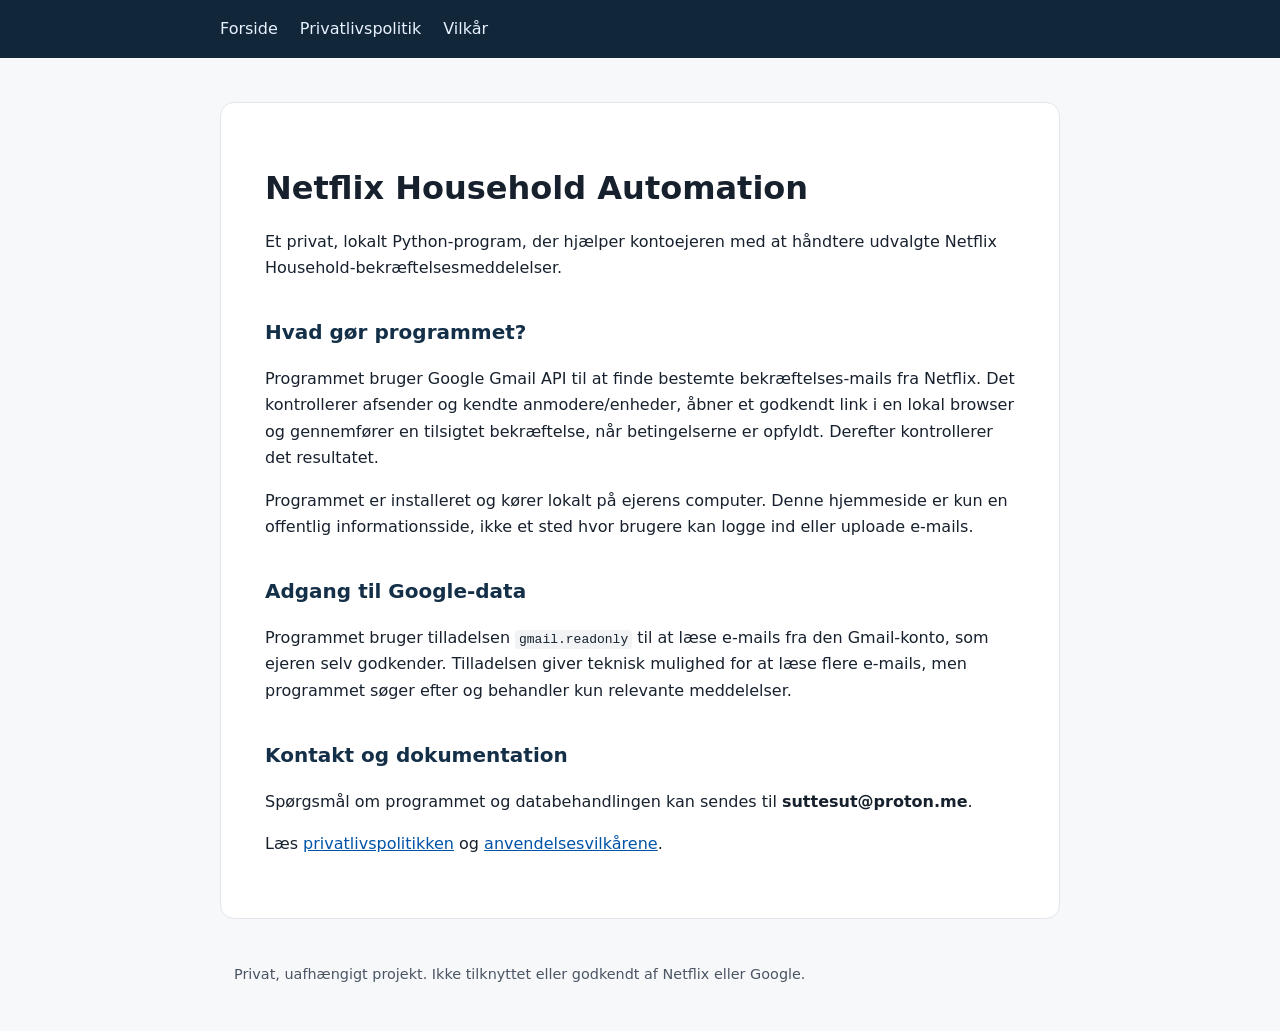
<file: index.html>
<!DOCTYPE html>
<html lang="da"><head><meta charset="utf-8"><meta name="viewport" content="width=device-width, initial-scale=1">
<meta name="robots" content="noindex,follow"><title>Forside – Netflix Household Automation</title>
<link rel="stylesheet" href="style.css"></head><body><header><nav><a href="index.html">Forside</a><a href="privacy.html">Privatlivspolitik</a><a href="terms.html">Vilkår</a></nav></header><main>
<h1>Netflix Household Automation</h1>
<p>Et privat, lokalt Python-program, der hjælper kontoejeren med at håndtere udvalgte Netflix Household-bekræftelsesmeddelelser.</p>
<h2>Hvad gør programmet?</h2>
<p>Programmet bruger Google Gmail API til at finde bestemte bekræftelses-mails fra Netflix. Det kontrollerer afsender og kendte anmodere/enheder, åbner et godkendt link i en lokal browser og gennemfører en tilsigtet bekræftelse, når betingelserne er opfyldt. Derefter kontrollerer det resultatet.</p>
<p>Programmet er installeret og kører lokalt på ejerens computer. Denne hjemmeside er kun en offentlig informationsside, ikke et sted hvor brugere kan logge ind eller uploade e-mails.</p>
<h2>Adgang til Google-data</h2>
<p>Programmet bruger tilladelsen <code>gmail.readonly</code> til at læse e-mails fra den Gmail-konto, som ejeren selv godkender. Tilladelsen giver teknisk mulighed for at læse flere e-mails, men programmet søger efter og behandler kun relevante meddelelser.</p>
<h2>Kontakt og dokumentation</h2>
<p>Spørgsmål om programmet og databehandlingen kan sendes til <strong>suttesut@proton.me</strong>.</p>
<p>Læs <a href="privacy.html">privatlivspolitikken</a> og <a href="terms.html">anvendelsesvilkårene</a>.</p>
</main><footer>Privat, uafhængigt projekt. Ikke tilknyttet eller godkendt af Netflix eller Google.</footer></body></html>
</file>
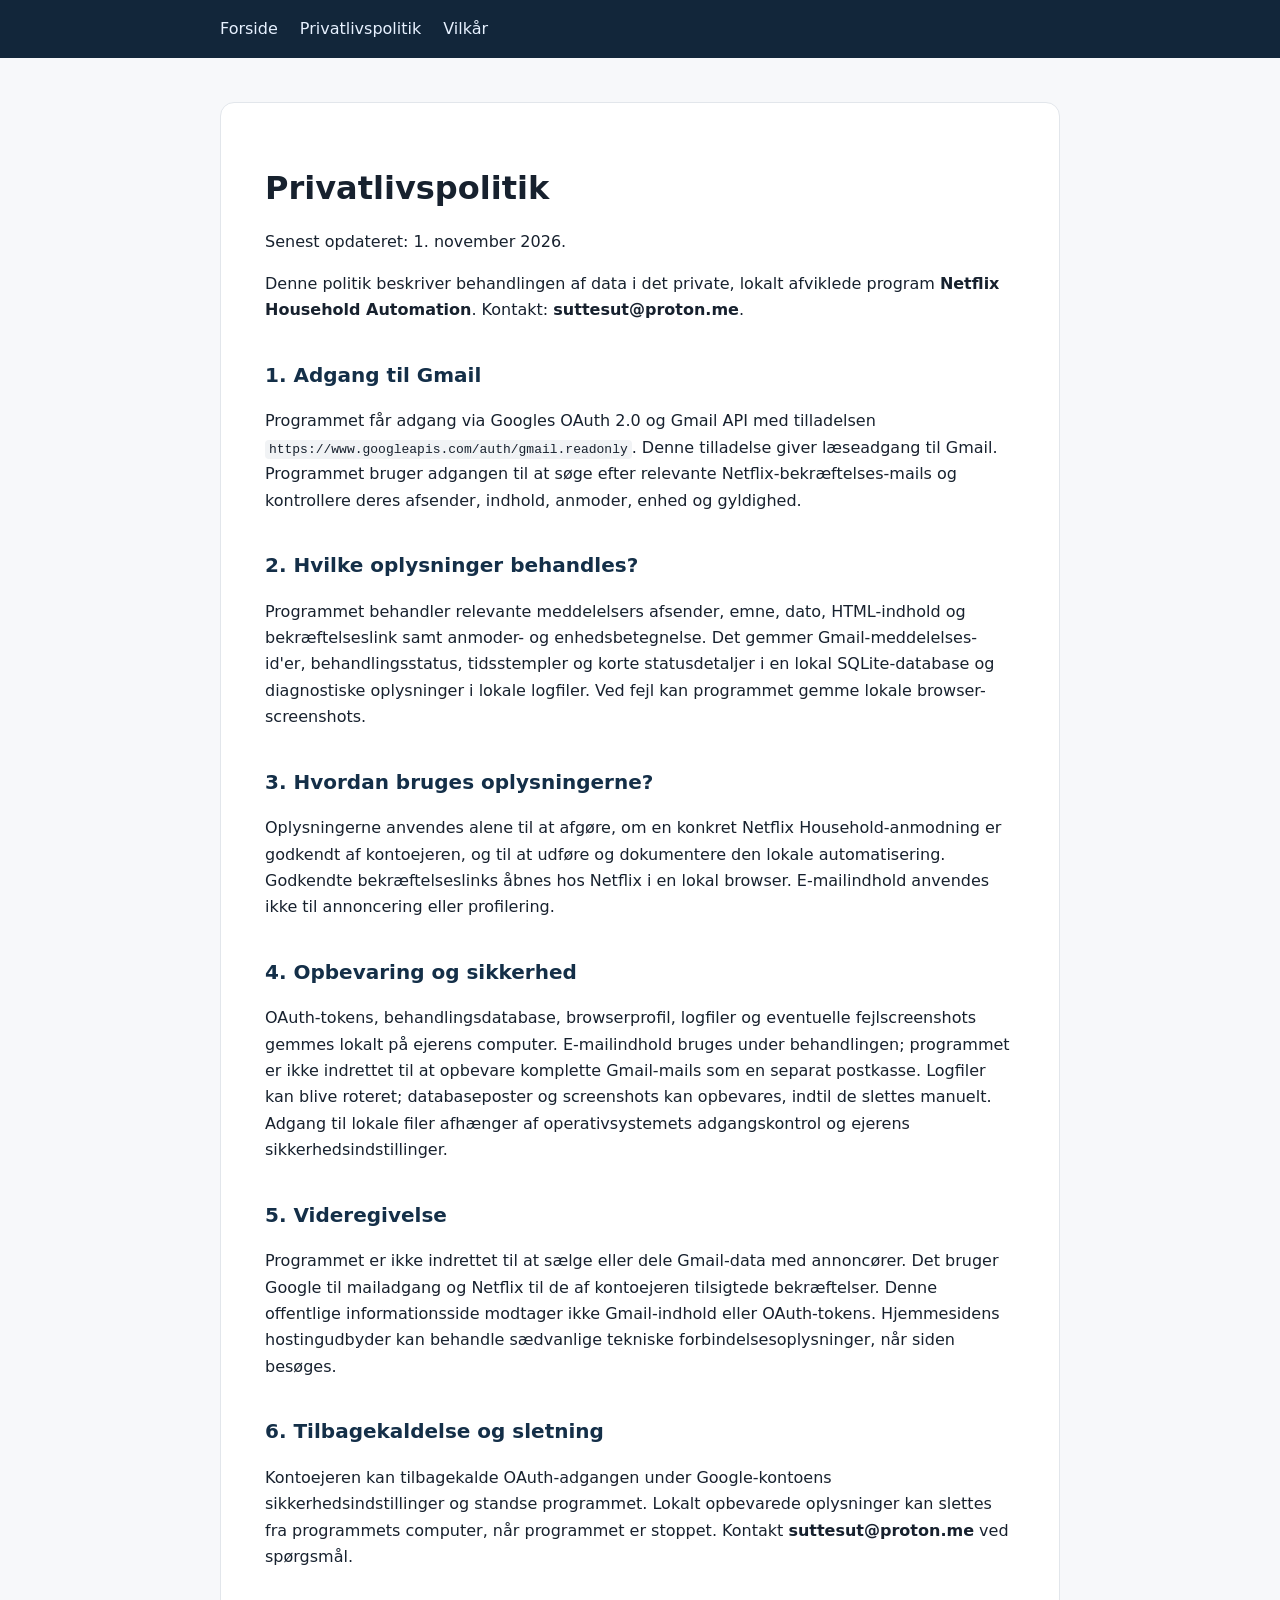
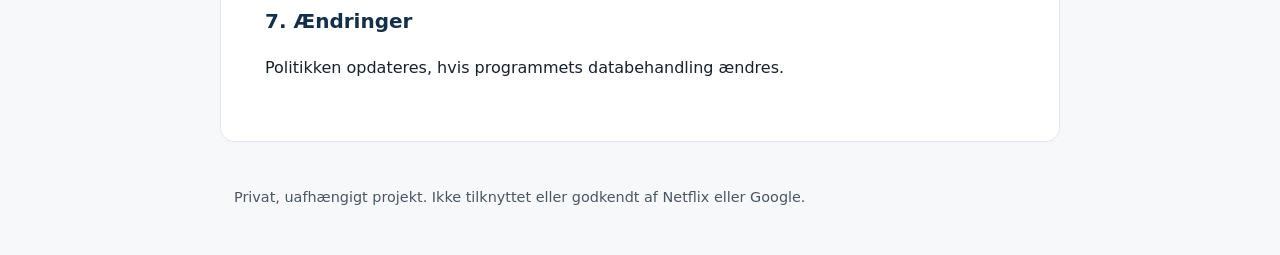
<file: privacy.html>
<!DOCTYPE html>
<html lang="da"><head><meta charset="utf-8"><meta name="viewport" content="width=device-width, initial-scale=1">
<meta name="robots" content="noindex,follow"><title>Privatlivspolitik – Netflix Household Automation</title>
<link rel="stylesheet" href="style.css"></head><body><header><nav><a href="index.html">Forside</a><a href="privacy.html">Privatlivspolitik</a><a href="terms.html">Vilkår</a></nav></header><main>
<h1>Privatlivspolitik</h1>
<p>Senest opdateret: 1. november 2026.</p>
<p>Denne politik beskriver behandlingen af data i det private, lokalt afviklede program <strong>Netflix Household Automation</strong>. Kontakt: <strong>suttesut@proton.me</strong>.</p>
<h2>1. Adgang til Gmail</h2>
<p>Programmet får adgang via Googles OAuth 2.0 og Gmail API med tilladelsen <code>https://www.googleapis.com/auth/gmail.readonly</code>. Denne tilladelse giver læseadgang til Gmail. Programmet bruger adgangen til at søge efter relevante Netflix-bekræftelses-mails og kontrollere deres afsender, indhold, anmoder, enhed og gyldighed.</p>
<h2>2. Hvilke oplysninger behandles?</h2>
<p>Programmet behandler relevante meddelelsers afsender, emne, dato, HTML-indhold og bekræftelseslink samt anmoder- og enhedsbetegnelse. Det gemmer Gmail-meddelelses-id'er, behandlingsstatus, tidsstempler og korte statusdetaljer i en lokal SQLite-database og diagnostiske oplysninger i lokale logfiler. Ved fejl kan programmet gemme lokale browser-screenshots.</p>
<h2>3. Hvordan bruges oplysningerne?</h2>
<p>Oplysningerne anvendes alene til at afgøre, om en konkret Netflix Household-anmodning er godkendt af kontoejeren, og til at udføre og dokumentere den lokale automatisering. Godkendte bekræftelseslinks åbnes hos Netflix i en lokal browser. E-mailindhold anvendes ikke til annoncering eller profilering.</p>
<h2>4. Opbevaring og sikkerhed</h2>
<p>OAuth-tokens, behandlingsdatabase, browserprofil, logfiler og eventuelle fejlscreenshots gemmes lokalt på ejerens computer. E-mailindhold bruges under behandlingen; programmet er ikke indrettet til at opbevare komplette Gmail-mails som en separat postkasse. Logfiler kan blive roteret; databaseposter og screenshots kan opbevares, indtil de slettes manuelt. Adgang til lokale filer afhænger af operativsystemets adgangskontrol og ejerens sikkerhedsindstillinger.</p>
<h2>5. Videregivelse</h2>
<p>Programmet er ikke indrettet til at sælge eller dele Gmail-data med annoncører. Det bruger Google til mailadgang og Netflix til de af kontoejeren tilsigtede bekræftelser. Denne offentlige informationsside modtager ikke Gmail-indhold eller OAuth-tokens. Hjemmesidens hostingudbyder kan behandle sædvanlige tekniske forbindelsesoplysninger, når siden besøges.</p>
<h2>6. Tilbagekaldelse og sletning</h2>
<p>Kontoejeren kan tilbagekalde OAuth-adgangen under Google-kontoens sikkerhedsindstillinger og standse programmet. Lokalt opbevarede oplysninger kan slettes fra programmets computer, når programmet er stoppet. Kontakt <strong>suttesut@proton.me</strong> ved spørgsmål.</p>
<h2>7. Ændringer</h2>
<p>Politikken opdateres, hvis programmets databehandling ændres.</p>
</main><footer>Privat, uafhængigt projekt. Ikke tilknyttet eller godkendt af Netflix eller Google.</footer></body></html>
</file>
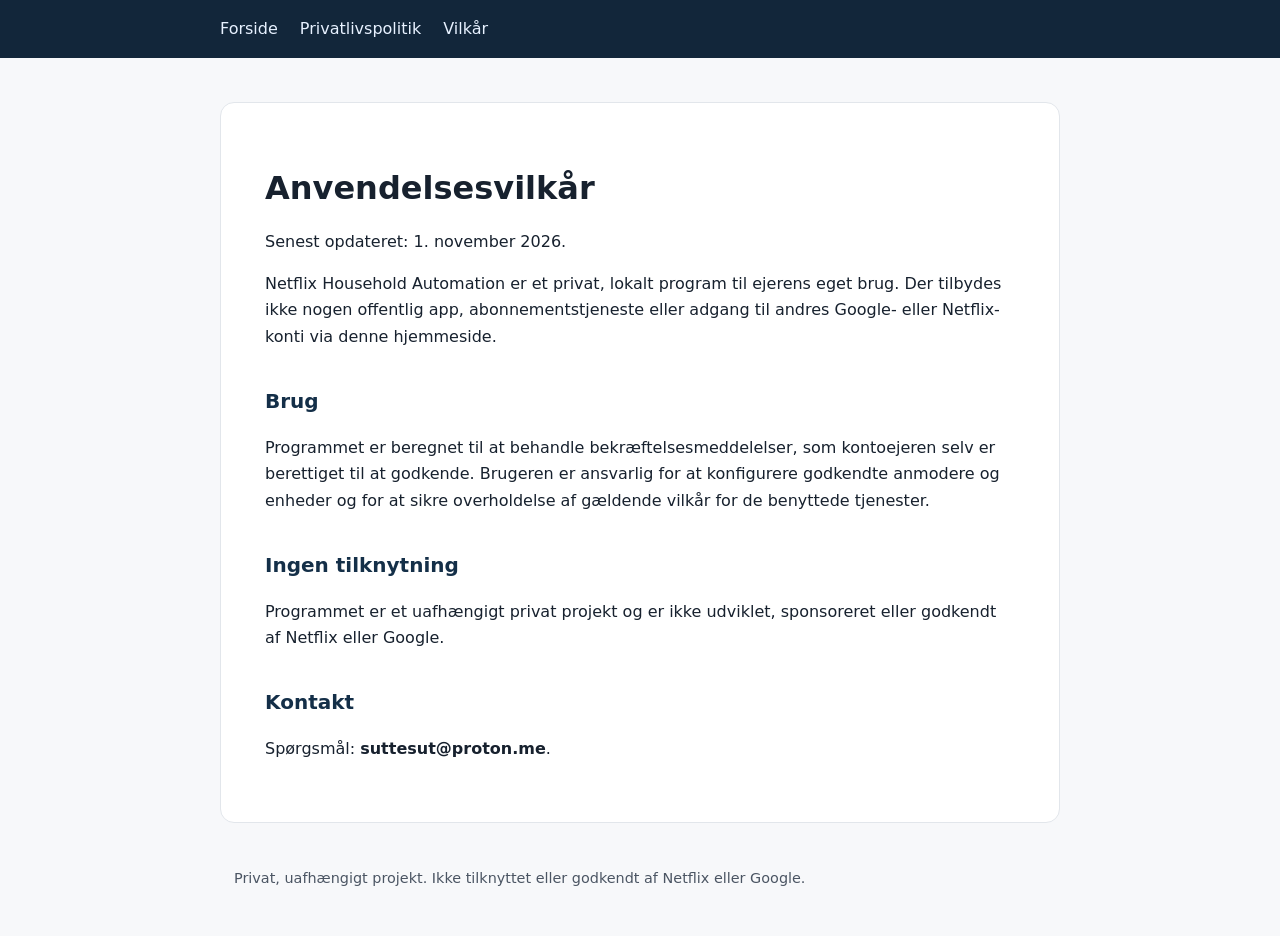
<file: terms.html>
<!DOCTYPE html>
<html lang="da"><head><meta charset="utf-8"><meta name="viewport" content="width=device-width, initial-scale=1">
<meta name="robots" content="noindex,follow"><title>Anvendelsesvilkår – Netflix Household Automation</title>
<link rel="stylesheet" href="style.css"></head><body><header><nav><a href="index.html">Forside</a><a href="privacy.html">Privatlivspolitik</a><a href="terms.html">Vilkår</a></nav></header><main>
<h1>Anvendelsesvilkår</h1>
<p>Senest opdateret: 1. november 2026.</p>
<p>Netflix Household Automation er et privat, lokalt program til ejerens eget brug. Der tilbydes ikke nogen offentlig app, abonnementstjeneste eller adgang til andres Google- eller Netflix-konti via denne hjemmeside.</p>
<h2>Brug</h2>
<p>Programmet er beregnet til at behandle bekræftelsesmeddelelser, som kontoejeren selv er berettiget til at godkende. Brugeren er ansvarlig for at konfigurere godkendte anmodere og enheder og for at sikre overholdelse af gældende vilkår for de benyttede tjenester.</p>
<h2>Ingen tilknytning</h2>
<p>Programmet er et uafhængigt privat projekt og er ikke udviklet, sponsoreret eller godkendt af Netflix eller Google.</p>
<h2>Kontakt</h2>
<p>Spørgsmål: <strong>suttesut@proton.me</strong>.</p>
</main><footer>Privat, uafhængigt projekt. Ikke tilknyttet eller godkendt af Netflix eller Google.</footer></body></html>
</file>
<file: style.css>
:root{font-family:system-ui,-apple-system,Segoe UI,Roboto,Arial,sans-serif;color:#17212e;background:#f7f8fa;line-height:1.65}
*{box-sizing:border-box}body{margin:0}header{background:#12263a;color:white;padding:16px 24px}
nav{max-width:840px;margin:auto;display:flex;gap:22px;flex-wrap:wrap}nav a{color:#e7f1ff;text-decoration:none}
main{max-width:840px;margin:44px auto;background:white;padding:44px;border:1px solid #e2e6eb;border-radius:14px}
h1{line-height:1.2;font-size:2rem}h2{margin-top:1.75em;font-size:1.25rem;color:#142f48}
a{color:#0053a6}p,li{max-width:75ch}footer{max-width:840px;margin:24px auto 45px;padding:0 14px;color:#4b5563;font-size:.9rem}
.note{background:#f0f4f8;padding:16px;border-radius:8px}code{background:#f1f3f5;padding:.14em .3em;border-radius:4px}
@media(max-width:700px){main{margin:12px;padding:24px;border-radius:0}h1{font-size:1.6rem}}
</file>
